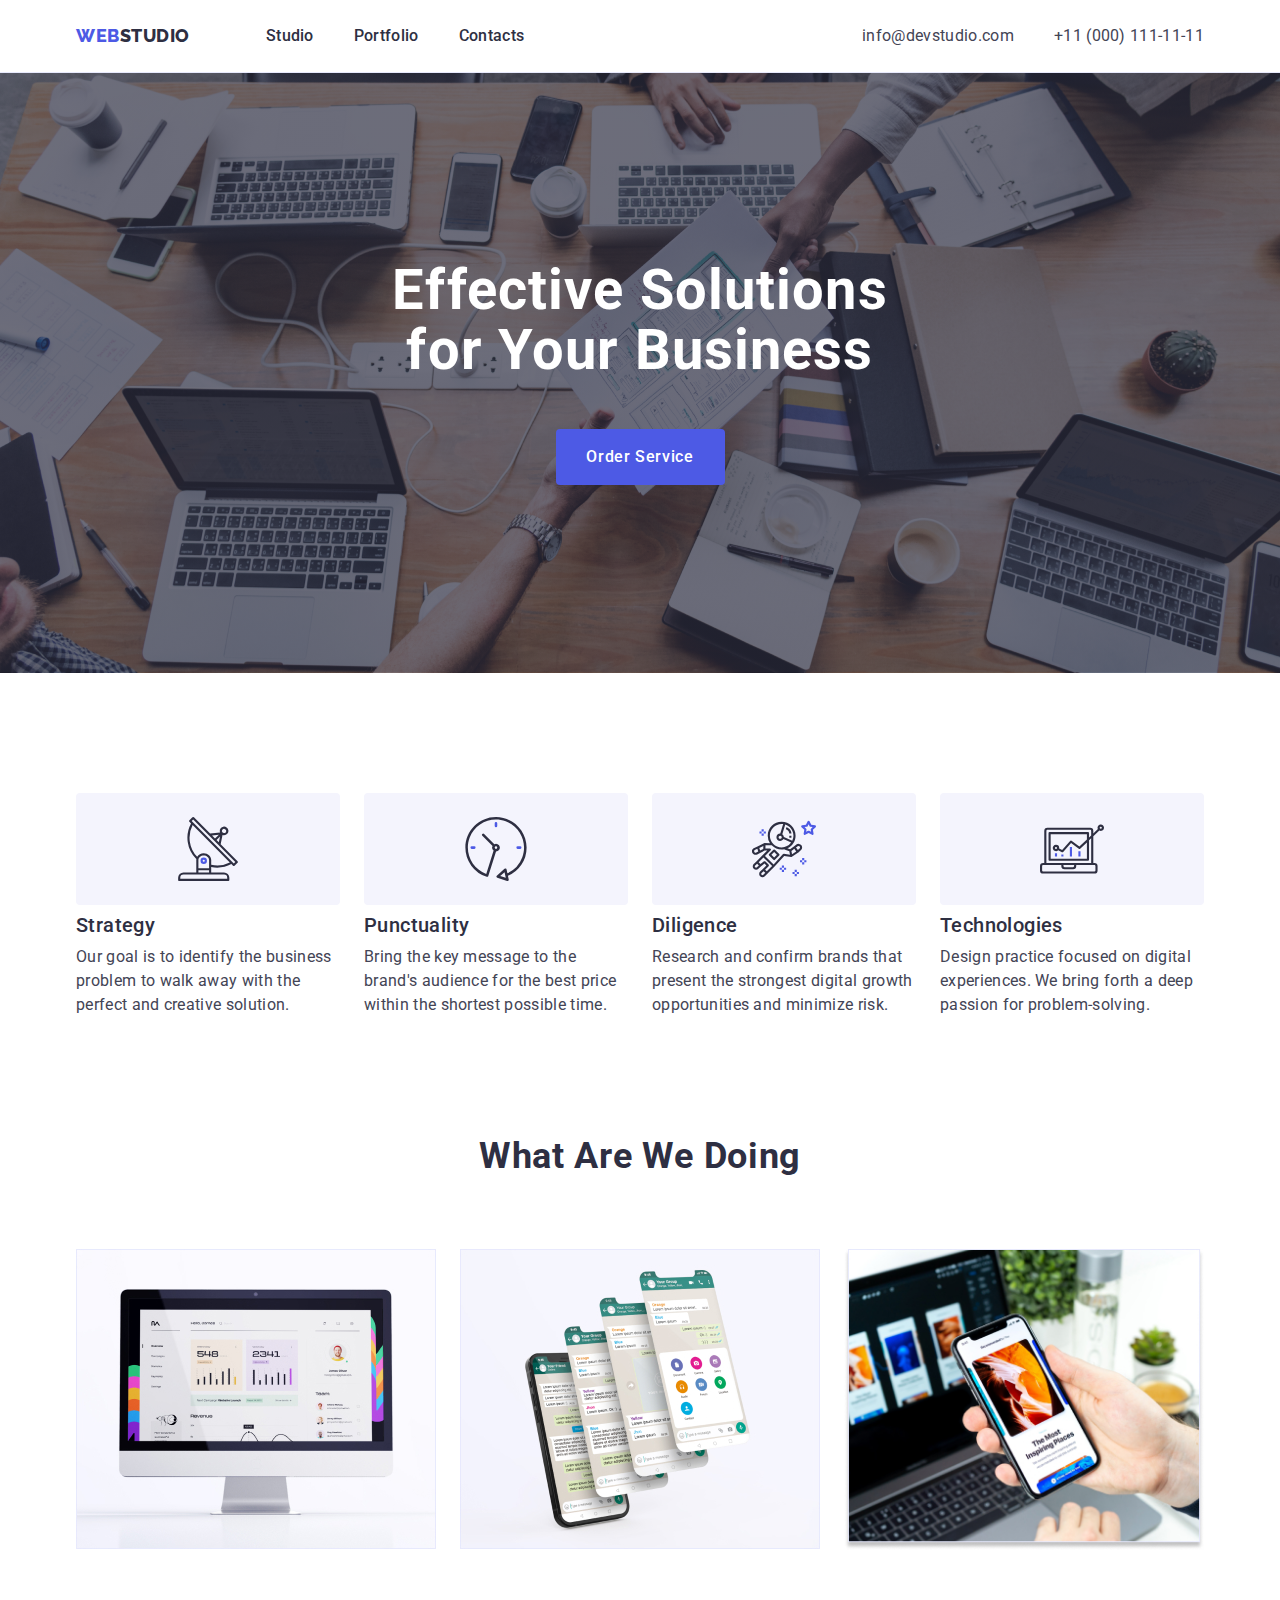
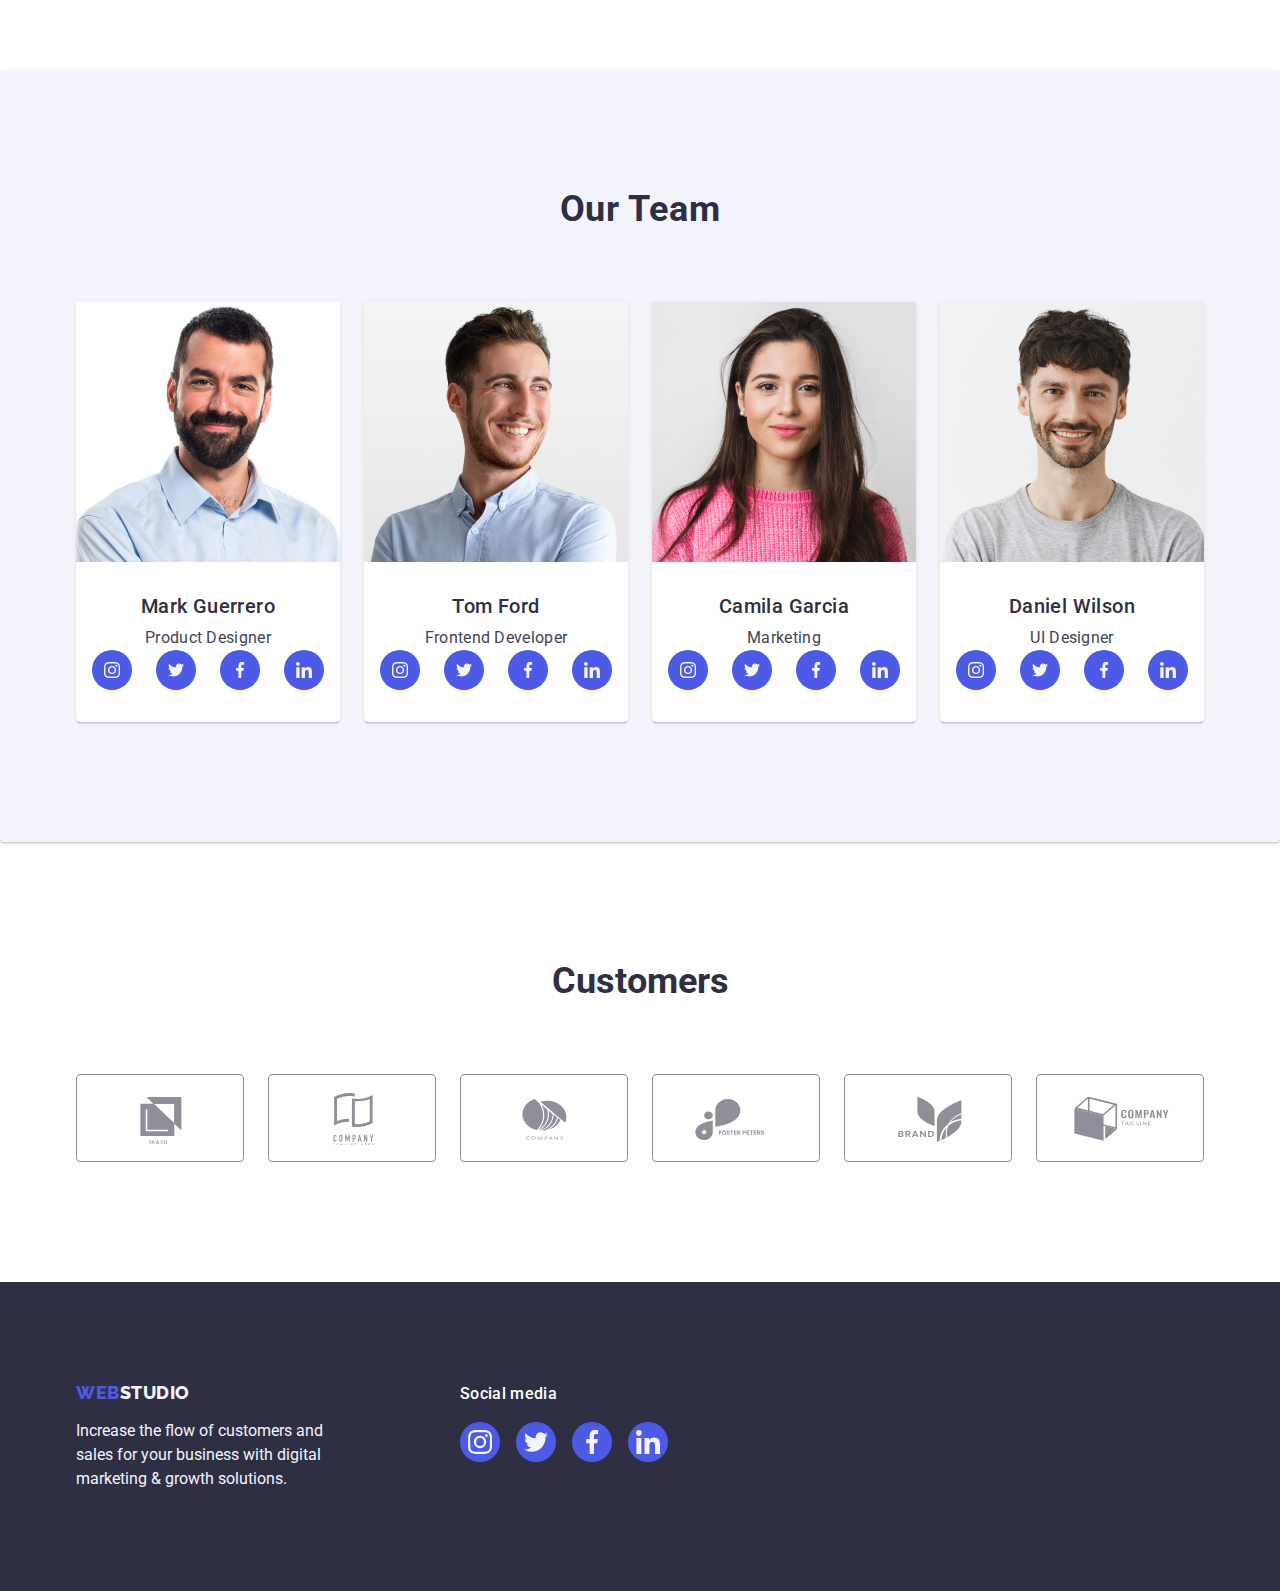
<file: index.html>
<!DOCTYPE html>
<html lang="en">
<head>
    <meta charset="UTF-8">
    <meta http-equiv="X-UA-Compatible" content="IE=edge">
    <meta name="viewport" content="width=device-width, initial-scale=1.0">
    <link rel="stylesheet" href="https://cdn.jsdelivr.net/npm/modern-normalize@1.1.0/modern-normalize.min.css">
   <link rel="stylesheet" href="./css/styles.css">
    <!-- Fonts -->
<link rel="preconnect" href="https://fonts.googleapis.com">
<link rel="preconnect" href="https://fonts.gstatic.com" crossorigin>
<link href="https://fonts.googleapis.com/css2?family=Raleway:wght@800&family=Roboto:wght@400;500;700;900&display=swap"
    rel="stylesheet">
    <title>WebStudio</title>
</head>
<body class="body-class">
    <link rel="preconnect" href="https://fonts.googleapis.com">
    <link rel="preconnect" href="https://fonts.gstatic.com" crossorigin>
    <link href="https://fonts.googleapis.com/css2?family=Raleway:wght@800&family=Roboto:wght@400;500;700;900&display=swap"
    rel="stylesheet">

    <header class="header">
    <div class="div container">   
    <nav class="nav">
      <a class="logo link" href="./index.html"> Web<span>Studio</span></a>
      <ul class="list link menu-nav">
            <li>
                <a class="nav-link link" href="./index.html">Studio</a>
            </li>
            <li>
                <a class="nav-link link" href="./portfolio.html">Portfolio</a>
            </li>
            <li>
                <a class="nav-link link" href="">Contacts</a>
            </li>
      </ul> 
    </nav>

      <address class="address">
     <ul class="list address-link">
        <li>
            <a href="mailto:info@devstudio.com" class="test-link link">info@devstudio.com</a>
        </li>
        <li>
            <a href="tel:+110001111111" class="test-link link">+11 (000) 111-11-11</a>
        </li>
    </ul>
    </address>
    </div>
    </header>
        <main>
            <!-- Section 1 -->

            <section class="section">
                <div class="container">
                <h1 class="text">Effective Solutions for Your Business</h1>
                <button type="button" class="button">Order Service</button>  
                </div>
            </section>
        
            <!-- sectio 2 -->

            <section id="Studio" class="studio">
                <div class="container">
                <h2 class="studio visually-hidden">Strategy</h2>
                <ul class="list list-two">
                <li class="element-two">
                    <div class="strategy">
                        <svg class="" width="64" height="64">
                            <use href="./images/icons.svg#icon-antenna-1"></use>
                        </svg>
                    </div>
                    <h3 class="title">Strategy</h3>
                    <p class="paragraph">Our goal is to identify the business
                       problem to walk away with the perfect and creative solution.</p>
                </li>
                <li class="element-two">
                    <div class="strategy">
                        <svg class="" width="64" height="64">
                            <use href="./images/icons.svg#icon-clock-1"></use>
                        </svg>
                        </div>
                    <h3 class="title">Punctuality</h3>
                    <p class="paragraph">Bring the key message to the brand's audience for the best price within the shortest possible time.</p>
                </li>
                <li class="element-two">
                    <div class="strategy">
                        <svg class="" width="64" height="64">
                            <use href="./images/icons.svg#icon-astronaut-1"></use>
                        </svg>
                    </div>
                    <h3 class="title">Diligence</h3>
                    <p class="paragraph">Research and confirm brands that present the strongest digital growth opportunities and minimize risk.</p>
                </li>
                <li class="element-two">
                    <div class="strategy">
                        <svg class="" width="64" height="64">
                            <use href="./images/icons.svg#icon-diagram-1"></use>
                        </svg>
                    </div>
                    <h3 class="title">Technologies</h3>
                    <p class="paragraph">Design practice focused on digital experiences. We bring forth a deep passion for problem-solving.</p>
                </li>
               
                </ul>
                </div>
            </section>

            <!-- section 3 -->
            <section id="Portfolio" class="studio-three">
                <div class="container">
                <h2 class="portfolio">What are we doing</h2>
                <ul class="list list-three">
                    <li class="element-three">
                        <img src="./images/img1.jpg" alt="img1" width="360">
                    </li>
                    <li class="element-three">
                        <img src="./images/img2.jpg" alt="img2" width="360">
                    </li>
                    <li class="element-three">
                        <img src="./images/img3.jpg" alt="img3" width="360">
                    </li>
                </ul>
                </div>
            </section>

            <!-- section 4-->
            <section id="Contacts" class="contacts">
                <div class="container">
                <h2 class="portfolio">Our Team</h2>
                <ul class="list list-four">
                     <li class="team">
                     <img src="./images/markguerrero.jpg"
                     alt="markguerrero"
                     width="264">
                <div class="employee">
                     <h3 class="title">Mark Guerrero</h3>
                     <p class="paragraph-contacts">Product Designer</p>
                     <ul class="ellipse list">
                         <li class="ellipse-list">
                            <a href="" class="ellipse-a">
                            <svg class="svg-ellipse" width="16" height="16">
                            <use href="./images/icons.svg#icon-instagram-2"></use>
                            </svg>
                            </a>
                         </li>
                         <li  class="ellipse-list">
                            <a href="" class="ellipse-a">
                            <svg class="svg-ellipse" width="16" height="16">
                            <use href="./images/icons.svg#icon-twitter-1"></use>
                            </svg>
                            </a>
                         </li>
                         <li  class="ellipse-list">
                            <a href="" class="ellipse-a">
                            <svg class="svg-ellipse" width="16" height="16">
                            <use href="./images/icons.svg#icon-facebook-1"></use>
                            </svg>
                            </a>
                         </li>
                        <li  class="ellipse-list">
                            <a href="" class="ellipse-a">
                            <svg class="svg-ellipse" width="16" height="16">
                            <use href="./images/icons.svg#icon-linkedin-1"></use>
                            </svg>
                            </a>
                        </li>
                    </ul>
                </div>
                     </li>
                     <li class="team">
                     <img src="./images/tomford.jpg"
                      alt="tomford"
                      width="264">
                <div class="employee">
                     <h3 class="title">Tom Ford</h3>
                     <p class="paragraph-contacts">Frontend Developer</p>

            <ul class="ellipse list">
                <li class="ellipse-list">
                    <a href="" class="ellipse-a">
                        <svg class="svg-ellipse" width="16" height="16">
                            <use href="./images/icons.svg#icon-instagram-2"></use>
                        </svg>
                    </a>
                </li>
                <li class="ellipse-list">
                    <a href="" class="ellipse-a">
                        <svg class="svg-ellipse" width="16" height="16">
                            <use href="./images/icons.svg#icon-twitter-1"></use>
                        </svg>
                    </a>
                </li>
                <li class="ellipse-list">
                    <a href="" class="ellipse-a">
                        <svg class="svg-ellipse" width="16" height="16">
                            <use href="./images/icons.svg#icon-facebook-1"></use>
                        </svg>
                    </a>
                </li>
                <li class="ellipse-list">
                    <a href="" class="ellipse-a">
                        <svg class="svg-ellipse" width="16" height="16">
                            <use href="./images/icons.svg#icon-linkedin-1"></use>
                        </svg>
                    </a>
                </li>
            </ul>
                </div>
                     </li>
                
                     <li class="team">
                     <img src="./images/camilagarcia.jpg"
                      alt="camilagarcia"
                      width="264">
                <div class="employee">
                     <h3 class="title">Camila Garcia</h3>
                     <p class="paragraph-contacts">Marketing</p>

                    <ul class="ellipse list">
                        <li class="ellipse-list">
                            <a href="" class="ellipse-a">
                                <svg class="svg-ellipse" width="16" height="16">
                                    <use href="./images/icons.svg#icon-instagram-2"></use>
                                </svg>
                            </a>
                        </li>
                        <li class="ellipse-list">
                            <a href="" class="ellipse-a">
                                <svg class="svg-ellipse" width="16" height="16">
                                    <use href="./images/icons.svg#icon-twitter-1"></use>
                                </svg>
                            </a>
                        </li>
                        <li class="ellipse-list">
                            <a href="" class="ellipse-a">
                                <svg class="svg-ellipse" width="16" height="16">
                                    <use href="./images/icons.svg#icon-facebook-1"></use>
                                </svg>
                            </a>
                        </li>
                        <li class="ellipse-list">
                            <a href="" class="ellipse-a">
                                <svg class="" width="16" height="16">
                                    <use href="./images/icons.svg#icon-linkedin-1"></use>
                                </svg>
                            </a>
                        </li>
                    </ul>
                </div>
                     </li>

                     <li class="team">
                     <img src="./images/danielwilson.jpg"
                      alt="danielwilson"
                      width="264">
                <div class="employee">
                     <h3 class="title">Daniel Wilson</h3>
                     <p class="paragraph-contacts">UI Designer</p>

                <ul class="ellipse list">
                    <li class="ellipse-list">
                        <a href="" class="ellipse-a">
                            <svg class="svg-ellipse" width="16" height="16">
                                <use href="./images/icons.svg#icon-instagram-2"></use>
                            </svg>
                        </a>
                    </li>
                    <li class="ellipse-list">
                        <a href="" class="ellipse-a">
                            <svg class="svg-ellipse" width="16" height="16">
                                <use href="./images/icons.svg#icon-twitter-1"></use>
                            </svg>
                        </a>
                    </li>
                    <li class="ellipse-list">
                        <a href="" class="ellipse-a">
                            <svg class="svg-ellipse" width="16" height="16">
                                <use href="./images/icons.svg#icon-facebook-1"></use>
                            </svg>
                        </a>
                    </li>
                    <li class="ellipse-list">
                        <a href="" class="ellipse-a">
                            <svg class="svg-ellipse" width="16" height="16">
                                <use href="./images/icons.svg#icon-linkedin-1"></use>
                            </svg>
                        </a>
                    </li>
                </ul>

                </div>
                </ul>
                </div>
            </section>
            <!-- section 5-->
            <section class="section-customers">
                <div class="container">
                 <h2 class="customers">Customers</h2>
                <ul class="container-list list">
                    <li class="element-customers ">
                        <a class="customers-link" href="">
                            <svg class="customers-svg" width="104" height="56">
                                <use href="./images/icons.svg#icon-Logo"></use>
                            </svg>
                        </a>
                    </li>
                    <li class="element-customers ">
                        <a class="customers-link" href="">
                            <svg class="customers-svg" width="104" height="56">
                                <use href="./images/icons.svg#icon-Logo-1"></use>
                            </svg>
                        </a>
                    </li>
                    <li class="element-customers ">
                        <a class="customers-link" href="">
                            <svg class="customers-svg" width="104" height="56">
                                <use href="./images/icons.svg#icon-Logo-2"></use>
                            </svg>
                        </a>
                    </li>
                    <li class="element-customers ">
                        <a class="customers-link" href="">
                            <svg class="customers-svg" width="104" height="56">
                                <use href="./images/icons.svg#icon-Logo-3"></use>
                            </svg>
                        </a>
                    </li>
                    <li class="element-customers ">
                        <a class="customers-link" href="">
                            <svg class="customers-svg" width="104" height="56">
                                <use href="./images/icons.svg#icon-Logo-4"></use>
                            </svg>
                        </a>
                    </li>
                    <li class="element-customers ">
                        <a class="customers-link" href="">
                            <svg class="customers-svg" width="104" height="56">
                                <use href="./images/icons.svg#icon-Logo-5"></use>
                            </svg>
                        </a>
                    </li>
                </ul>
                </div>
            </section>
        </main>
        <!--Футер-->
    <footer class="footer">
            <div class="container footer-text">
                <div class="footer-div">
                 <a href="./index.html" class="logo link end">Web<span class="span">Studio</span></a>
                 <p class="paragraph-footer">
                 Increase the flow of customers and sales for your business with digital marketing & growth solutions.
                </p>
                </div>

                    <div>         
                    <p class="media-text">Social media</p>
                    <ul class="ellipse-media list">
                        <li class="ellipse-list">
                            <a href="" class="ellipse-aa">
                                <svg class="svg-ellipse" width="24" height="24">
                                    <use href="./images/icons.svg#icon-instagram-2"></use>
                                </svg>
                            </a>
                        </li>
                        <li class="ellipse-list">
                            <a href="" class="ellipse-aa">
                                <svg class="svg-ellipse" width="24" height="24">
                                    <use href="./images/icons.svg#icon-twitter-1"></use>
                                </svg>
                            </a>
                        </li>
                        <li class="ellipse-list">
                            <a href="" class="ellipse-aa">
                                <svg class="svg-ellipse" width="24" height="24">
                                    <use href="./images/icons.svg#icon-facebook-1"></use>
                                </svg>
                            </a>
                        </li>
                        <li class="ellipse-list">
                            <a href="" class="ellipse-aa">
                                <svg class="svg-ellipse" width="24" height="24">
                                    <use href="./images/icons.svg#icon-linkedin-1"></use>
                                </svg>
                            </a>
                        </li>
                    </ul>
                    </div>
            
       </div>
    </footer>

</body>
</html>
</file>
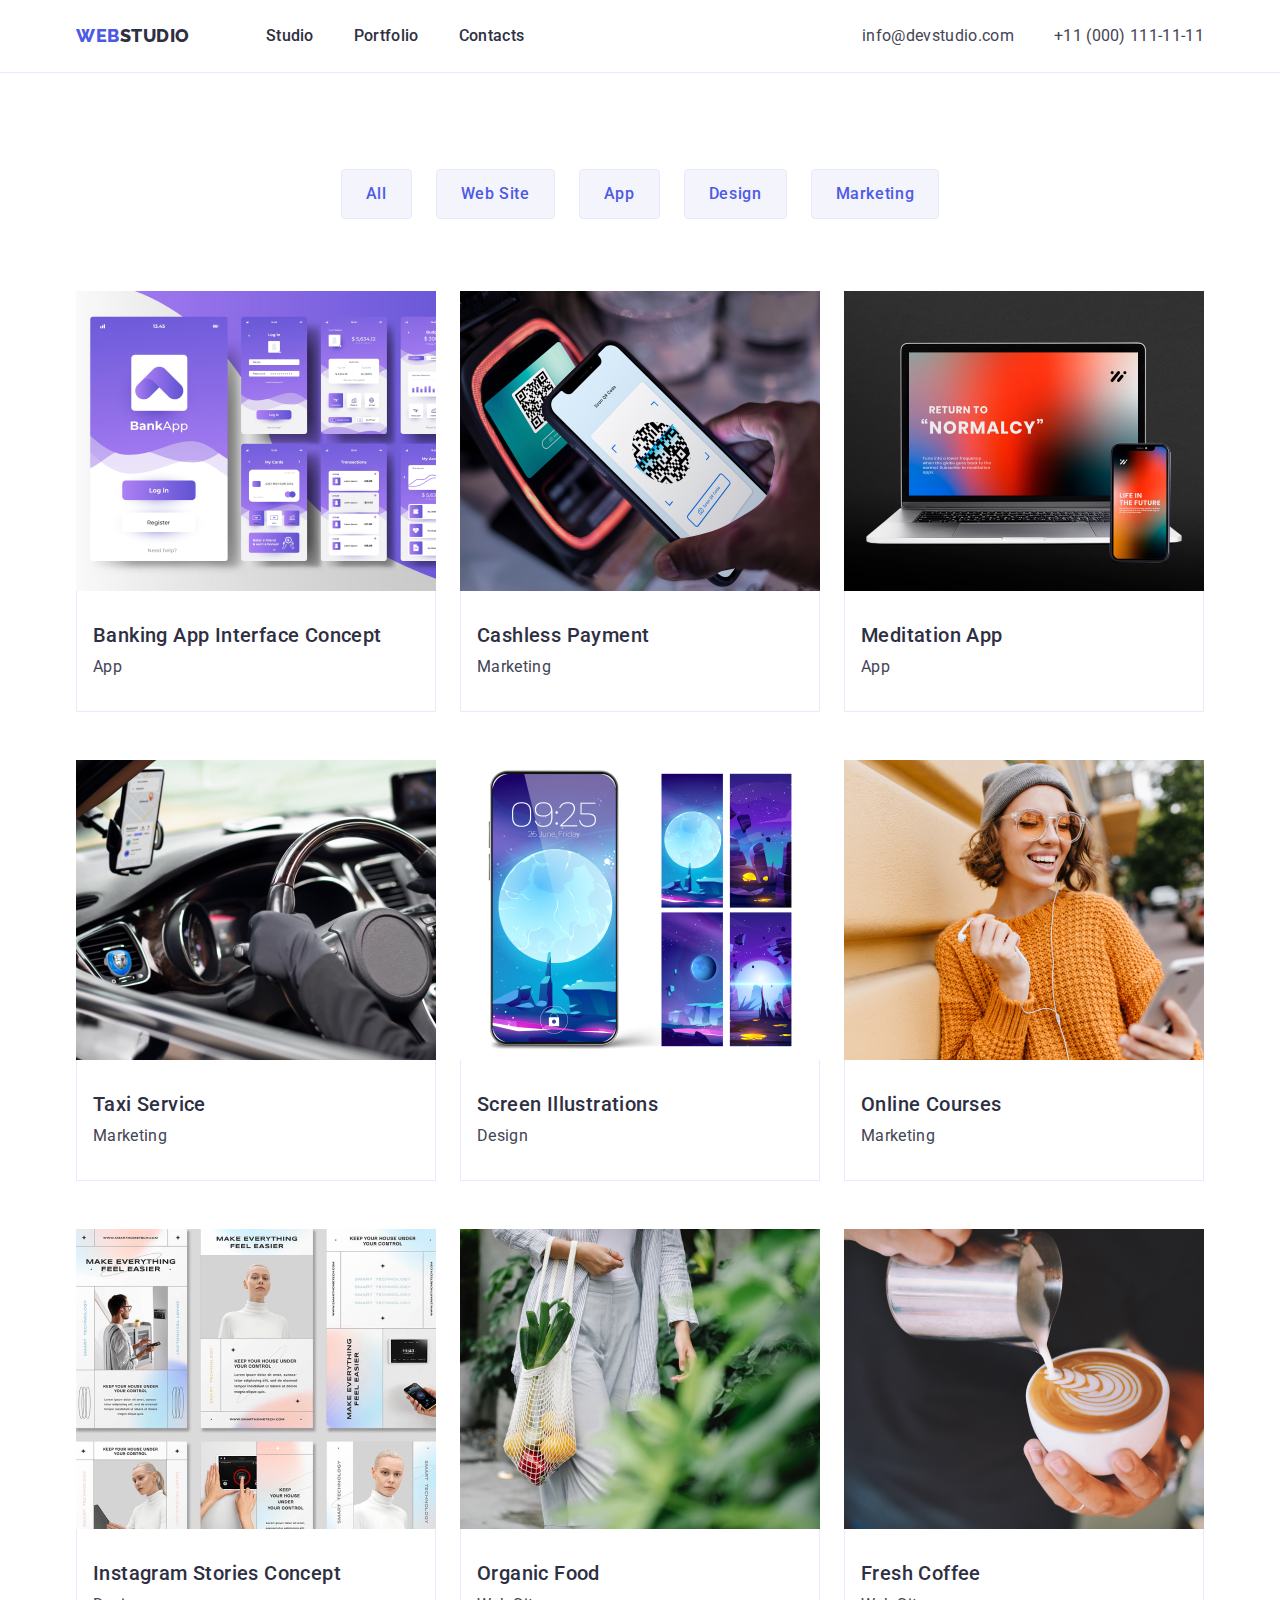
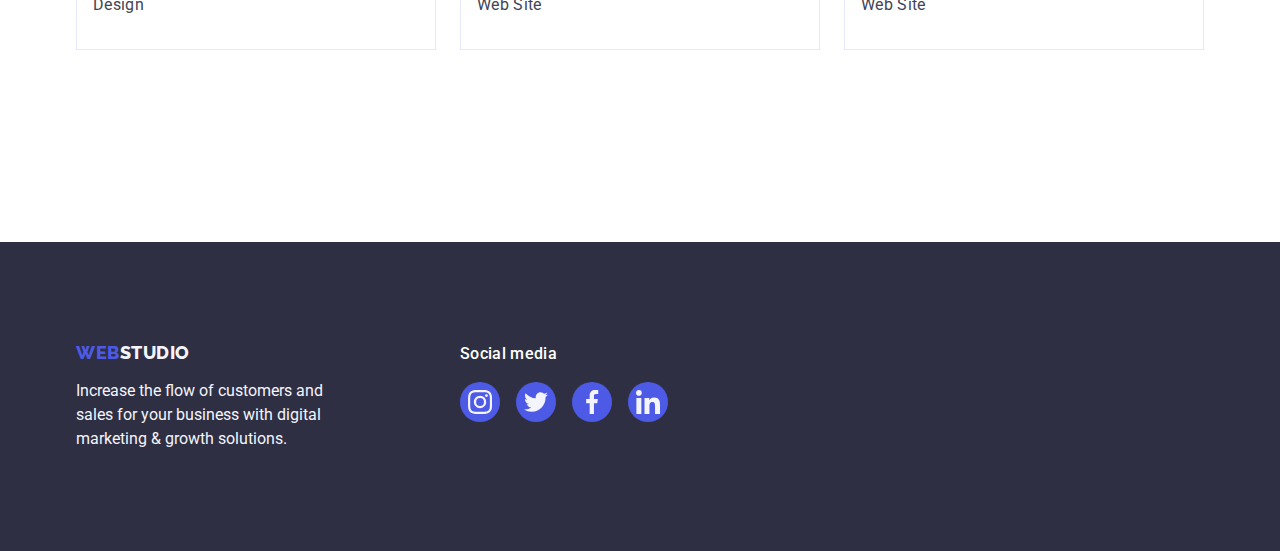
<file: portfolio.html>
<!DOCTYPE html>
<html lang="en">
<head>
    <meta charset="UTF-8">
    <meta http-equiv="X-UA-Compatible" content="IE=edge">
    <meta name="viewport" content="width=device-width, initial-scale=1.0">
    <link rel="preconnect" href="https://fonts.googleapis.com">
    <link rel="preconnect" href="https://fonts.gstatic.com" crossorigin>
    <link href="https://fonts.googleapis.com/css2?family=Raleway:wght@800&family=Roboto:wght@400;500;700;900&display=swap"
        rel="stylesheet">
        <link rel="stylesheet" href="https://cdn.jsdelivr.net/npm/modern-normalize@1.1.0/modern-normalize.min.css">
    <link rel="stylesheet" href="./css/styles.css">
    <title>WebStudio</title>
</head>
<body class="body-class">
        <header class="header-portfolio">
            <div class="div-portfolio container">
            <nav class="nav-portfolio">
            <a class="logo link logo-portfolio" href="./index.html"> Web<span class="span-portfolio">Studio</span></a>
            <ul class="list link menu-nav">
                <li><a class="nav-link link" href="./index.html">Studio</a></li>
                <li><a class="nav-link link" href="./portfolio.html">Portfolio</a></li>
                <li><a class="nav-link link" href="">Contacts</a></li>
            </ul>
            </nav>
        <address class="address">
            <ul class="list address-link">
                <li>
                    <a href="mailto:info@devstudio.com" class="test-link list link">info@devstudio.com</a>
                </li>
                <li>
                    <a href="tel:+110001111111" class="test-link list link">+11 (000) 111-11-11</a>
                </li>
            </ul>
        </address>
        </div>
        </header>

        <main>

            <!-- секція-->
            <section class="section-portfolio">
                <div class="container">
                <h1 hidden>portfolio</h1>
                <ul class="list portfolio-menu-one ">
                    <li>
                        <button type="button" class="button-button">All</button>
                    </li>
                    <li>
                        <button type="button" class="button-button">Web Site</button>
                    </li>
                    <li>
                        <button type="button" class="button-button">App</button>
                    </li>
                    <li>
                        <button type="button" class="button-button">Design</button>
                    </li>
                    <li>
                        <button type="button" class="button-button">Marketing</button>
                    </li>

                </ul>

            <ul class="list portfolio-menu">

               <li class="portfolio-list">
                <a href="" class="link portfolio-link">
                <img src="./images/banking.jpg" alt="banking">
            <div class="portfolio-div ">
                <h2 class="body">Banking App Interface Concept</h2>
                <p class="text-class">App</p>
            </div>
                </a>
                </li>

                <li class="portfolio-list">
                <a href="" class="link portfolio-link">
                <img src="./images/cashless.jpg" alt="cashless">
            <div class="portfolio-div ">
                <h2 class="body">Cashless Payment</h2>
                <p class="text-class">Marketing</p>
            </div>
                </a>
                </li>

                <li class="portfolio-list">
                <a href="" class="link portfolio-link">
                <img src="./images/meditation.jpg" alt="meditation">
            <div class="portfolio-div ">
                <h2 class="body">Meditation App</h2>
                <p class="text-class">App</p>
            </div>
                </a>
                </li>

                <li class="portfolio-list">
                <a href="" class="link portfolio-link">
                <img src="./images/taxi.jpg" alt="taxi">
            <div class="portfolio-div">
                <h2 class="body">Taxi Service</h2>
                <p class="text-class">Marketing</p>
            </div>
                </a>
                </li>

                <li class="portfolio-list">
                <a href="" class="link portfolio-link">
                <img src="./images/screen.jpg" alt="screen">
            <div class="portfolio-div">
                <h2 class="body">Screen Illustrations</h2>
                <p class="text-class">Design</p>
            </div>
                </a>
                </li>

                <li class="portfolio-list">
                <a href="" class="link portfolio-link">
                <img src="./images/online.jpg" alt="online">
            <div class="portfolio-div">
                <h2 class="body">Online Courses</h2>
                <p class="text-class">Marketing</p>
            </div>
                </a>
                </li>

                <li class="portfolio-list">
                <a href="" class="link portfolio-link">
                <img src="./images/instagram.jpg" alt="instagram">
            <div class="portfolio-div">
                <h2 class="body">Instagram Stories Concept</h2>
                <p class="text-class">Design</p>
            </div>
                </a>
                </li>

                <li class="portfolio-list">
                <a href="" class="link portfolio-link">
                <img src="./images/organic.jpg" alt="cashless">
            <div class="portfolio-div">
                <h2 class="body">Organic Food</h2>
                <p class="text-class">Web Site</p>
            </div>
                </a>
                </li>

                <li class="portfolio-list">
                <a href="" class="link portfolio-link">
                <img src="./images/coffee.jpg" alt="coffee">
            <div class="portfolio-div">
                <h2 class="body">Fresh Coffee</h2>
                <p class="text-class">Web Site</p>
            </div>
                </a>
                </li>

            </ul>

        </div>
        </section>
        </main>

        <!-- футер-->

<footer class="footer">
    <div class="container footer-text">
        <div class="footer-div">
            <a href="./index.html" class="logo link end">Web<span class="span">Studio</span></a>
            <p class="paragraph-footer">
                Increase the flow of customers and sales for your business with digital marketing & growth solutions.
            </p>
        </div>

        <div>
            <p class="media-text">Social media</p>
            <ul class="ellipse-media list">
                <li class="ellipse-list">
                    <a href="" class="ellipse-aa">
                        <svg class="svg-ellipse" width="24" height="24">
                            <use href="./images/icons.svg#icon-instagram-2"></use>
                        </svg>
                    </a>
                </li>
                <li class="ellipse-list">
                    <a href="" class="ellipse-aa">
                        <svg class="svg-ellipse" width="24" height="24">
                            <use href="./images/icons.svg#icon-twitter-1"></use>
                        </svg>
                    </a>
                </li>
                <li class="ellipse-list">
                    <a href="" class="ellipse-aa">
                        <svg class="svg-ellipse" width="24" height="24">
                            <use href="./images/icons.svg#icon-facebook-1"></use>
                        </svg>
                    </a>
                </li>
                <li class="ellipse-list">
                    <a href="" class="ellipse-aa">
                        <svg class="svg-ellipse" width="24" height="24">
                            <use href="./images/icons.svg#icon-linkedin-1"></use>
                        </svg>
                    </a>
                </li>
            </ul>
        </div>

    </div>
</footer>



</body>
</html>
</file>
<file: css/styles.css>
:root{
        --primary-brand: #4D5AE5;
        --presse-state: #404BBF;
        --dark: #2E2F42;
        --success: #31D0AA;
        --text: #434455;
        --subtle-text: #8E8F99;
        --accent: #E7E9FC;
        --light: #F4F4FD;
        --modal-overlay: #2E2F42;
        --hero-background: #2E2F42;
        --white-background: #FFFFFF;
        --modal-background: #FCFCFC;
        --border:#e7e9fc;
        --fill:currentColor;
        --color: #FFFFFF;



}
img {
    display: block;
    max-width: 100%;
    height: auto;
}
 svg{
    width: 64;
    height: 64;
 }

h1, h2, h3, h4, h5, h6, p {
    margin: 0%;
}

body {
font-family: "Roboto", sans-serif;
color: var(--text);
background-color: var(--white-background);
}

.header{
    border-bottom: 1px solid #e7e9fc; 
    box-shadow: 0px 2px 1px rgba(46, 47, 66, 0.08),
            0px 1px 1px rgba(46, 47, 66, 0.16),
            0px 1px 6px rgba(46, 47, 66, 0.08);
}
.div{
    display: flex;
    align-items: center;
}
.container{
   
    padding: 0 15px;
    margin: 0 auto;
    width: 1158px;
   
}
 /*width: 1158px;*/

ul {

    padding-left: 0%;
    margin: 0;
    margin-right: 0;
}
 nav{
    display: flex;
    align-items: center;
}
.menu-nav{
    display: flex;
    gap: 40px;

}
.link {
text-decoration: none;
}


.test-link {
font-style: normal;
line-height: 1.5;
letter-spacing: 0.02em;
color: var(--text);
}

 .test-link:focus {
    color: var(--presse-state);
 }

.test-link:hover { 
    color: var(--presse-state);
}
.list {
list-style: none;
}

.logo {
font-family: "Raleway", sans-serif;
font-weight: 800;
font-size: 18px;
line-height: 1.17;
letter-spacing: 0.03em;
text-transform: uppercase;
color: var(--primary-brand);
margin-right: 76px;

}

.address {
    font-style: normal;
    margin-left: auto;
   

}
span {
    color: var(--modal-overlay);
}
.nav-link {
    font-weight: 500;
    font-size: 16px;
    line-height: 1.5;
    letter-spacing: 0.02em;
    color: var(--modal-overlay);
    padding: 24px 0;
    display: block;

   
}
.nav-link:hover {

color: var(--presse-state);
}
.nav-link:focus {

color: var(--presse-state);
}
.address-link{
    display: flex;
    gap: 40px;
}
.visually-hidden {
    position: absolute;
    width: 1px;
    height: 1px;
    margin: -1px;
    border: 0;
    padding: 0;

    white-space: nowrap;
    clip-path: inset(100%);
    clip: rect(0 0 0 0);
    overflow: hidden;
}

/* Section 1 */

.section {
    padding: 188px 0;
    max-width: 1440px;
    background-repeat: no-repeat;
    background-position: center;
    background-size: cover;
    background-color: var(--hero-background);
    background-image: linear-gradient(rgba(46, 47, 66, 0.7), rgba(46, 47, 66, 0.7)), url(../images/people/people.jpg);
   
    
}

.text {
    font-size: 56px;
    line-height: 1.07;
    text-align: center;
    letter-spacing: 0.02em;
    color: var(--white-background);
    max-width: 496px;
    margin-left: auto;
    margin-right: auto;
    margin-bottom: 48px;

}
.button{
    background-color: var(--primary-brand);
    font-family: "Roboto", sans-serif;
    font-weight: 500;
    font-size: 16px;
    line-height: 1.5;
    letter-spacing: 0.04em;
    color:var(--white-background);
    cursor: pointer;
    display: block;
    min-width: 169px;
    height: 56px;
    border: none;
    border-radius: 4px;
    margin-left: auto;
    margin-right: auto
    
}
.button:hover {
background-color: var(--presse-state);
}
.button:focus{
background-color: var(--presse-state);
}

/* Section 2 */

.strategy {
    display: flex;
    align-items: center;
    justify-content: center;
    height: 112px;
    background-color: #f4f4fd;
    border-radius: 4px;
    margin-bottom: 8px;
    

}


 
.studio{
    padding: 120px 0;   
}
.list-two{
    display: flex;
    gap: 24px;
}
 
  
.element-two{
    flex-basis: calc((100% - 3 * 24px) / 4);
}
 .title {
    font-weight: 500;
    font-size: 20px;
    line-height: 1.2;
    letter-spacing: 0.02em;
    color: var(--dark);
    margin-bottom: 8px;
    
 
 }

 .paragraph {
    font-size: 16px;
    line-height: 1.5;
    letter-spacing: 0.02em;
    color: var(--text);
    margin: 0;
 }
    
/* Section 3 */

.studio-three {
    padding-bottom: 120px;

}
.portfolio {
    font-size: 36px;
    line-height: 1.11;
    text-align: center;
    letter-spacing: 0.02em;
    text-transform: capitalize;
    color: var(--dark);
    margin-bottom: 72px;
}
.list-three{
    display: flex;
    gap: 24px;
}
.element-three {
    width: calc((100% - 48px) / 3);
}
/* Section 4 */

.contacts{
    background-color: var(--light);
    padding: 120px 0;   
    box-shadow: 0px 1px 6px rgba(46, 47, 66, 0.08),
            0px 1px 1px rgba(46, 47, 66, 0.16),
            0px 2px 1px rgba(46, 47, 66, 0.08);
    border-radius: 0px 0px 4px 4px;
    
}
.list-four{
    display: flex;
    gap: 24px;
    
}
.team {
    background-color: var(--white-background);
    width: calc((100% - 72px) / 4);
    border-radius: 0px 0px 4px 4px;
    box-shadow: 0px 1px 6px rgba(46, 47, 66, 0.08),
            0px 1px 1px rgba(46, 47, 66, 0.16),
            0px 2px 1px rgba(46, 47, 66, 0.08);
}
.employee{
    padding: 32px 16px;
    border-radius: 0px 0px 4px 4px;
    text-align: center;
    padding: 32px 0;

}
.paragraph-contacts {
    font-size: 16px;
    line-height: 1.5;
    letter-spacing: 0.02em;
    color: var(--text);
    text-align: center;
}

.ellipse {
    display: flex;
    justify-content: center;
    gap: 24px;

}
.ellipse-list{
    width: 40px;
    height: 40px;

}
.ellipse-a{
    width: 100%;
    height: 100%;
    background-color:var(--primary-brand);
    border-radius: 50%;
    display: flex;
    align-items: center;
    justify-content: center;
}
.ellipse-a:hover{
    background-color: #404bbf;
}
.ellipse-a:focus{
    background-color: #404bbf;

}
.svg-ellipse{
    fill:var(--light)
}
/* section 5*/

.section-customers{
    padding-top: 120px;
    padding-bottom: 120px;
}
.container-list{
    display: flex;
    gap: 24px;

}
.element-customers{
    width: calc((100% - 120px) / 6);
    height: 88px;

}
.customers{
    font-size: 36px;
    line-height: 1.1;
    color: var(--modal-overlay);
    margin-bottom: 72px;
    text-align: center;
}
.customers-link{
    width: 100%;
    height: 100%;
    border: 1px solid #8e8f99;
    border-radius: 4px;
    display: flex;
    align-items: center;
    justify-content: center;
    color: var(--subtle-text);

}
.customers-link:hover {
    border-color: #404bbf;
    color: #404bbf;
    
}
.customers-link:focus {
    border-color: #404bbf;
    color: #404bbf;
    
    

}
.customers-svg{
    fill: var(--fill)
}
/* footer*/

footer{
    background-color: var(--hero-background);
    padding: 100px 0;
}
.footer-div{

margin-right: 120px;
}
.footer-text{
   
    display: flex;
    align-items: baseline;

   
    
}
.span{
    color:var(--light)
}
.end {
    display: inline-block;
    margin-bottom: 16px;
    
}
.paragraph-footer{
    max-width: 264px;
    color: var(--light);
    line-height: 24px;
}
   
.media-text{
    font-weight: 500;
    font-size: 16px;
    line-height: 1.5;
    letter-spacing: 0.02em;
    color: var(--color);
    margin-bottom: 16px;
}
.media-list{
    display: flex;
    gap: 16px;

}
.media-element{
    width: 40px;
    height: 40px;
}
.ellipse-media {
    display: flex;
    justify-content: center;
    gap: 16px;
}
.ellipse-aa {
    width: 100%;
    height: 100%;
    background-color: var(--primary-brand);
    border-radius: 50%;
    display: flex;
    align-items: center;
    justify-content: center;
}
.ellipse-aa:hover{
    background-color: #31d0aa;
}
.ellipse-aa:focus{
    background-color: #31d0aa;
}

/* portfolio*/

.body-class {
    font-family: "Roboto", sans-serif;
    color: #434455;
    background-color: #FFFFFF;

}

.list {
    list-style: none;
}

.link {
    text-decoration: none;
}
.header-portfolio{
    border-bottom: 1px solid #e7e9fc;
    


}
.div-portfolio{
    display: flex;
    align-items: center;
    margin-right: 0;
    margin: 0 auto;


}
.nav-portfolio{
    display: flex;
    align-items: center;

}
.logo-portfolio{
    margin-right: 76px;


}
.span-portfolio {
    color: #2e2f42;

}

/* section*/

.section-portfolio {
    padding: 96px 0 120px;
}
.odne-menu{
    gap: 24px;

}
.portfolio-menu-one{
    gap: 24px;
    display: flex;
    flex-wrap: wrap;
    justify-content: center;
    margin-bottom: 72px;
   

}

.portfolio-menu {
    display: flex;
    flex-wrap: wrap;
    gap: 24px;
    margin-bottom: 72px;
    justify-content: center;
    column-gap: 24px;
    row-gap: 48px;
   

}
.button-button {

    font-family: "Roboto", sans-serif;
    font-weight: 500;
    font-size: 16px;
    line-height: 1.5;
    letter-spacing: 0.04em;
    color: #4d5ae5;
    background-color: #F4F4FD;
    cursor: pointer;
    padding: 12px 24px;
    border: 1px solid var(--border);
    border-radius: 4px;

}

.button-button:hover {
    color: #FFFFFF;
    background-color: #404BBF;
    border: 1px solid transparent;
    box-shadow: 0px 3px 1px rgba(0, 0, 0, 0.1),
        0px 2px 1px rgba(0, 0, 0, 0.08),
        0px 2px 2px rgba(0, 0, 0, 0.12);

}

.button-button:focus {
    color: #FFFFFF;
    background-color: #404BBF;
    border: 1px solid transparent;
    box-shadow: 0px 3px 1px rgba(0, 0, 0, 0.1),
            0px 2px 1px rgba(0, 0, 0, 0.08),
            0px 2px 2px rgba(0, 0, 0, 0.12);


}
.portfolio-link{
    display: block;

}
.portfolio-link:hover{
    box-shadow: 0px 1px 6px rgba(46, 47, 66, 0.08),
            0px 1px 1px rgba(46, 47, 66, 0.16),
            0px 2px 1px rgba(46, 47, 66, 0.08);

}
.portfolio-link:focus{
    box-shadow: 0px 1px 6px rgba(46, 47, 66, 0.08),
        0px 1px 1px rgba(46, 47, 66, 0.16),
        0px 2px 1px rgba(46, 47, 66, 0.08);
}

.portfolio-list {
    width: calc((100% - 48px) / 3);

}
.fishnet {
    display: flex;
    flex-wrap: wrap;
    column-gap: 24px;
    row-gap: 48px;
}

.portfolio-div{
    padding: 32px 16px;
    border: 1px solid var(--border);
    border-top: none;
    margin: 0;
    

}

.body {

    font-weight: 500;
    font-size: 20px;
    line-height: 1.2;
    letter-spacing: 0.02em;
    color: var(--modal-overlay);
    margin-bottom: 8px;
  

}

.text-class {

    font-size: 16px;
    line-height: 1.5;
    letter-spacing: 0.02em;
    color: #434455;
    margin: 0;


}
</file>
